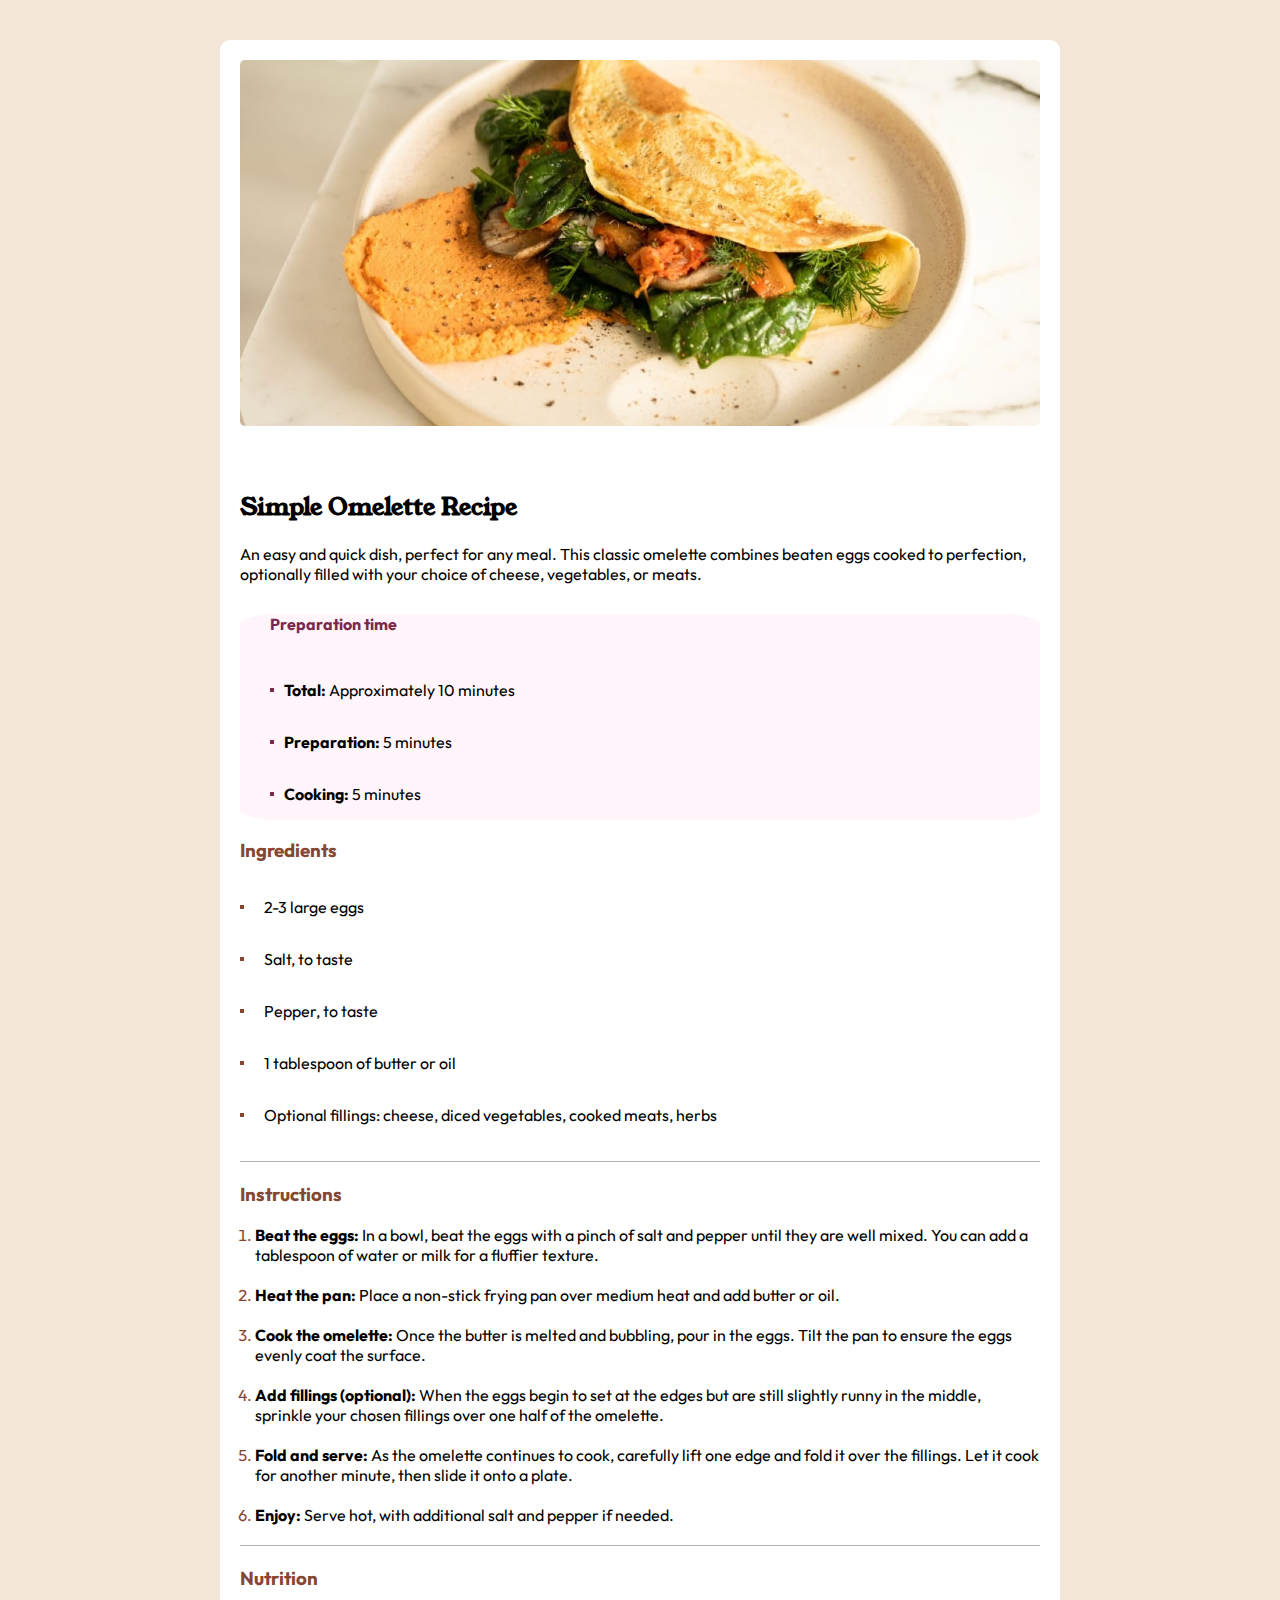
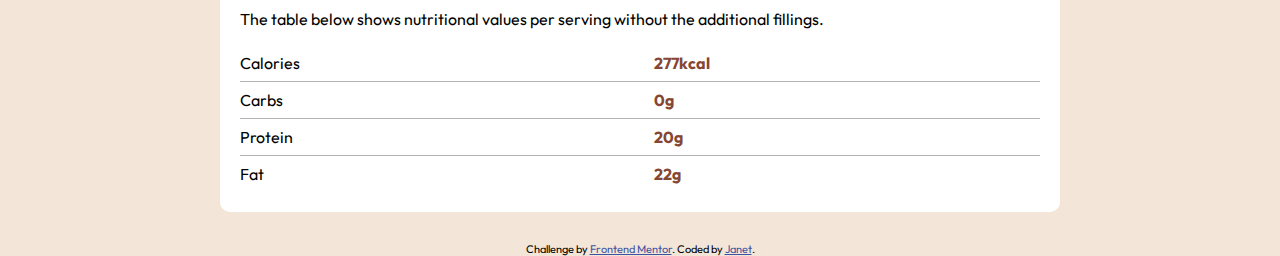
<file: index.html>
<!DOCTYPE html>
<html lang="en">
  <head>
    <meta charset="UTF-8" />
    <!-- displays site properly based on user's device -->
    <meta name="viewport" content="width=device-width, initial-scale=1.0" />
    <!-- Google fonts -->
    <link rel="preconnect" href="https://fonts.googleapis.com" />
    <link rel="preconnect" href="https://fonts.gstatic.com" crossorigin />
    <link
      href="https://fonts.googleapis.com/css2?family=Young+Serif&display=swap"
      rel="stylesheet"
    />
    <link rel="preconnect" href="https://fonts.googleapis.com" />
    <link rel="preconnect" href="https://fonts.gstatic.com" crossorigin />
    <link
      href="https://fonts.googleapis.com/css2?family=Outfit:wght@100..900&family=Young+Serif&display=swap"
      rel="stylesheet"
    />
    <!-- style sheet -->
    <link rel="stylesheet" href="style.css" />
    <style>
      .attribution {
        margin-top: 30px;
        font-size: 11px;
        text-align: center;
      }
      .attribution a {
        color: hsl(228, 45%, 44%);
      }
    </style>
    <div class="img"></div>
  </head>
  <body>
    <header>
      <div class="image">
        <img src="./assets/images/image-omelette.jpeg" />
      </div>
    </header>
    <main class="content">
      <h2>
        <div>Simple Omelette Recipe</div>
      </h2>

      <p text-family: Young serif;>
        An easy and quick dish, perfect for any meal. This classic omelette
        combines beaten eggs cooked to perfection, optionally filled with your
        choice of cheese, vegetables, or meats.
      </p>
      <!-- Preparation -->
      <div class="preparation-section">
        <h4 class="preparation-header">Preparation time</h4>
        <ul class="preparation-items">
          <div class="preparation-item">
            <div class="prep-bullet"></div>
            <p><strong>Total:</strong> Approximately 10 minutes</p>
          </div>
          <div class="preparation-item">
            <div class="prep-bullet"></div>
            <p><b>Preparation:</b> 5 minutes</p>
          </div>
          <div class="preparation-item">
            <div class="prep-bullet"></div>
            <p><span class="bold">Cooking:</span> 5 minutes</p>
          </div>
        </ul>
      </div>
      <!-- Ingredients -->
      <div class="Ingredients-section">
        <h3 class="Ingredients-header">Ingredients</h3>
        <ul class="Ingredients-items">
          <div class="Ingredients-item">
            <div class="prep-bullet"></div>
            <p>2-3 large eggs</p>
          </div>
          <div class="Ingredients-item">
            <div class="prep-bullet"></div>
            <p>Salt, to taste</p>
          </div>
          <div class="Ingredients-item">
            <div class="prep-bullet"></div>
            <p>Pepper, to taste</p>
          </div>
          <div class="Ingredients-item">
            <div class="prep-bullet"></div>
            <p>1 tablespoon of butter or oil</p>
          </div>
          <div class="Ingredients-item">
            <div class="prep-bullet"></div>
            <p>
              Optional fillings: cheese, diced vegetables, cooked meats, herbs
            </p>
          </div>
        </ul>
      </div>
      <div class="horizontal-line"></div>
      <!-- Instructions -->
      <div class="Instructions-section">
        <h3 div class="Instructions-header">Instructions</h3>
        <ol div class="Instructions-items">
          <div class="Instructions-item">
            <div class="numbers"></div>
            <li>
              <b>Beat the eggs:</b> In a bowl, beat the eggs with a pinch of
              salt and pepper until they are well mixed. You can add a
              tablespoon of water or milk for a fluffier texture.
            </li>
          </div>
          <br />

          <div class="Instructions-item">
            <div class="numbers"></div>
            <li>
              <b>Heat the pan:</b> Place a non-stick frying pan over medium heat
              and add butter or oil.
            </li>
          </div>
          <br />

          <div class="Instructions-item">
            <div class="numbers"></div>
            <li>
              <b>Cook the omelette:</b> Once the butter is melted and bubbling,
              pour in the eggs. Tilt the pan to ensure the eggs evenly coat the
              surface.
            </li>
          </div>
          <br />

          <div class="Instructions-item">
            <div class="numbers"></div>
            <li>
              <b>Add fillings (optional):</b> When the eggs begin to set at the
              edges but are still slightly runny in the middle, sprinkle your
              chosen fillings over one half of the omelette.
            </li>
          </div>
          <br />

          <div class="Instructions-item">
            <div class="numbers"></div>
            <li>
              <b>Fold and serve:</b> As the omelette continues to cook,
              carefully lift one edge and fold it over the fillings. Let it cook
              for another minute, then slide it onto a plate.
            </li>
          </div>
          <br />

          <div class="Instructions-item">
            <div class="numbers"></div>
            <li>
              <b>Enjoy:</b> Serve hot, with additional salt and pepper if
              needed.
            </li>
          </div>
        </ol>
      </div>
      <div class="horizontal-line"></div>
      <!-- Nutrition -->
      <h3 class="Nutrition-header">Nutrition</h3>
      <p>
        The table below shows nutritional values per serving without the
        additional fillings.
      </p>
      <table>
        <thead>
          <tr>
            <td text-align: left;>Calories</td>
            <td text-align: right class="colored">277kcal</td>
          </tr>
        </thead>
        <tbody>
          <tr>
            <td>Carbs</td>
            <td class="colored">0g</td>
          </tr>
          <tr>
            <td>Protein</td>
            <td class="colored">20g</td>
          </tr>
          <tr class="none">
            <td>Fat</td>
            <td class="colored">22g</td>
          </tr>
        </tbody>
      </table>
    </main>
    <div class="attribution">
      Challenge by
      <a href="https://www.frontendmentor.io?ref=challenge" target="_blank"
        >Frontend Mentor</a
      >. Coded by <a href="#">Janet</a>.
    </div>
  </body>
</html>
</file>
<file: style.css>
body,
html {
  margin: 0;
  padding: 0;
  height: 100%;

  justify-content: center;
  align-items: center;
}
/* .background-container {
    background-color: hsl(30, 54%, 90%);
            width: 100%;
            height: 100%;
            padding: 20px;
            box-sizing: border-box;
        }
        */
.content {
  max-width: 800px;
  margin: 0 auto;
  padding: 20px;
  background-color: white;
}

header {
  max-width: 800px;
  margin: 0% auto;
}

.image img {
  width: 100%;
  border-radius: 5px;
}
body {
  font-family: Outfit;
  font-size: 16px;
  font-weight: 400;
  justify-content: center;
}
h2 {
  font-family: Young Serif;
}
.horizontal-line {
  width: 100%;
  height: 1px;
  background-color: rgba(0, 0, 0, 0.3);
  margin: 20px 0px;
}

/* Preparation */

.preparation-section {
  background-color: hsl(330, 100%, 98%);
  border-radius: 5%;
}

.preparation-header {
  color: hsl(332, 51%, 32%);
  margin: 30px;
}

.preparation-items .preparation-item {
  width: 100%;
  display: flex;
  align-items: center;
  gap: 10px;
  /* used border here as debugger... */
  /* border: 1px solid red; */
}

.preparation-items li {
  list-style-type: none;
}

.preparation-items .preparation-item .prep-bullet {
  width: 4px;
  height: 4px;
  background: hsl(332, 51%, 32%);
  border-radius: 0%;
  margin-left: 30px;
}
.bold {
  font-weight: bold;
}

/* Ingredients */

.Ingredients-header {
  color: hsl(14, 45%, 36%);
}
.Ingredients-items .Ingredients-item {
  width: 100%;
  display: flex;
  align-items: center;
  gap: 20px;
}
ul {
  display: block;
  padding-left: 0px;
}

.Ingredients-items {
  list-style-type: none;
}

.Ingredients-items .Ingredients-item .prep-bullet {
  width: 4px;
  height: 4px;
  background: hsl(14, 45%, 36%);
  border-radius: 0%;
}
/* Instructions */
.Instructions-header {
  color: hsl(14, 45%, 36%);
}

.Instructions-items {
  list-style-type: decimal;
  display: block;
  padding-left: 5px;
}
.Instructions-items ::marker {
  color: hsl(14, 45%, 36%);
}

.Instructions-items .Instructions-item {
  width: 100%;
  display: flex;
  align-items: center;
  gap: 10px;
}

/* Nutrition */
.Nutrition-header {
  color: hsl(14, 45%, 36%);
}

table {
  width: 100%;
  border-collapse: collapse;
}

table tr {
  border-bottom: 1px solid rgba(0, 0, 0, 0.3);
}
.none {
  border-bottom: none;
}

table tr td {
  padding: 8px 0;
}
.colored {
  color: hsl(14, 45%, 36%);
  font-weight: bold;
}
@media screen and (min-width: 400px) {
  body {
    padding: 40px 0;
    background-color: hsl(30, 54%, 90%);
  }
  header {
    padding: 20px;
    background-color: white;
    border-top-left-radius: 10px;
    border-top-right-radius: 10px;
  }
  .content {
    border-bottom-left-radius: 10px;
    border-bottom-right-radius: 10px;
  }
}
p {
  font-weight: normal;
}
</file>
